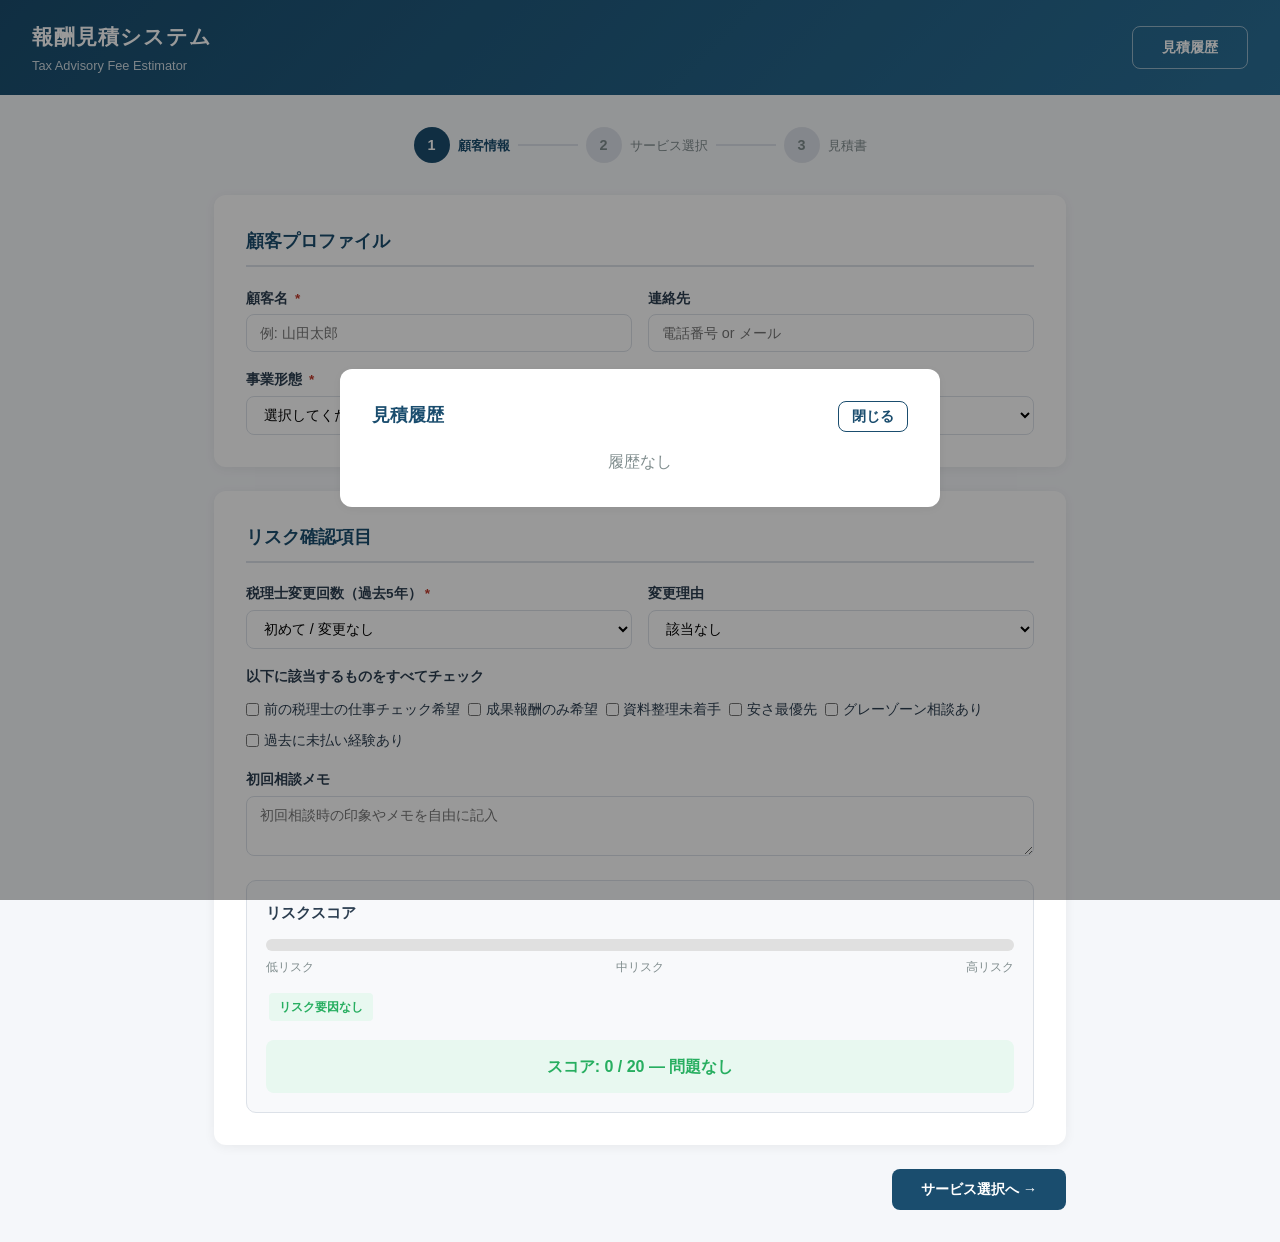
<file: estimate-system/static/index.html>
<!DOCTYPE html>
<html lang="ja">
<head>
<meta charset="UTF-8">
<meta name="viewport" content="width=device-width, initial-scale=1.0">
<title>報酬見積システム</title>
<style>
:root {
  --primary: #1a4d6e;
  --accent: #e8913a;
  --danger: #c0392b;
  --success: #27ae60;
  --warning: #f39c12;
  --bg: #f5f7fa;
  --card: #ffffff;
  --text: #2c3e50;
  --muted: #7f8c8d;
  --border: #dce1e8;
}

* { margin: 0; padding: 0; box-sizing: border-box; }

body {
  font-family: "Hiragino Sans", "Noto Sans JP", "Yu Gothic", sans-serif;
  background: var(--bg);
  color: var(--text);
  line-height: 1.7;
}

.header {
  background: linear-gradient(135deg, var(--primary), #2a6f97);
  color: #fff;
  padding: 1.2rem 2rem;
  display: flex;
  align-items: center;
  justify-content: space-between;
}

.header h1 {
  font-size: 1.3rem;
  font-weight: 600;
  letter-spacing: 0.05em;
}

.header .subtitle {
  font-size: 0.8rem;
  opacity: 0.8;
}

.container {
  max-width: 900px;
  margin: 2rem auto;
  padding: 0 1.5rem;
}

/* ステッププログレス */
.steps-bar {
  display: flex;
  justify-content: center;
  gap: 0;
  margin-bottom: 2rem;
}

.step-indicator {
  display: flex;
  align-items: center;
  gap: 0.5rem;
}

.step-circle {
  width: 36px;
  height: 36px;
  border-radius: 50%;
  background: var(--border);
  color: var(--muted);
  display: flex;
  align-items: center;
  justify-content: center;
  font-weight: 700;
  font-size: 0.9rem;
  transition: all 0.3s;
}

.step-circle.active {
  background: var(--primary);
  color: #fff;
}

.step-circle.done {
  background: var(--success);
  color: #fff;
}

.step-label {
  font-size: 0.8rem;
  color: var(--muted);
  white-space: nowrap;
}

.step-label.active { color: var(--primary); font-weight: 600; }
.step-label.done { color: var(--success); }

.step-line {
  width: 60px;
  height: 2px;
  background: var(--border);
  align-self: center;
  margin: 0 0.5rem;
  transition: background 0.3s;
}

.step-line.done { background: var(--success); }

/* カード */
.card {
  background: var(--card);
  border-radius: 12px;
  box-shadow: 0 2px 12px rgba(0,0,0,0.06);
  padding: 2rem;
  margin-bottom: 1.5rem;
}

.card h2 {
  font-size: 1.1rem;
  color: var(--primary);
  margin-bottom: 1.2rem;
  padding-bottom: 0.5rem;
  border-bottom: 2px solid var(--border);
}

/* フォーム */
.form-grid {
  display: grid;
  grid-template-columns: 1fr 1fr;
  gap: 1rem;
}

.form-group {
  display: flex;
  flex-direction: column;
  gap: 0.3rem;
}

.form-group.full { grid-column: 1 / -1; }

label {
  font-size: 0.85rem;
  font-weight: 600;
  color: var(--text);
}

label .req {
  color: var(--danger);
  margin-left: 0.2rem;
}

input, select, textarea {
  padding: 0.6rem 0.8rem;
  border: 1.5px solid var(--border);
  border-radius: 8px;
  font-size: 0.9rem;
  font-family: inherit;
  transition: border-color 0.2s;
  background: #fff;
}

input:focus, select:focus, textarea:focus {
  outline: none;
  border-color: var(--primary);
}

textarea { resize: vertical; min-height: 60px; }

/* リスクメーター */
.risk-meter {
  margin-top: 1.5rem;
  padding: 1.2rem;
  border-radius: 10px;
  background: #f8f9fb;
  border: 1.5px solid var(--border);
}

.risk-meter h3 {
  font-size: 0.95rem;
  margin-bottom: 0.8rem;
}

.meter-bar {
  height: 12px;
  background: #e0e0e0;
  border-radius: 6px;
  overflow: hidden;
  position: relative;
}

.meter-fill {
  height: 100%;
  border-radius: 6px;
  transition: width 0.5s ease, background 0.5s ease;
  width: 0%;
}

.meter-labels {
  display: flex;
  justify-content: space-between;
  margin-top: 0.4rem;
  font-size: 0.75rem;
  color: var(--muted);
}

.risk-detail {
  margin-top: 0.8rem;
  font-size: 0.85rem;
}

.risk-flag {
  display: inline-block;
  padding: 0.2rem 0.6rem;
  border-radius: 4px;
  font-size: 0.78rem;
  margin: 0.2rem;
  font-weight: 600;
}

.risk-flag.high { background: #fde8e8; color: var(--danger); }
.risk-flag.mid { background: #fef5e7; color: #d68910; }
.risk-flag.low { background: #e8f8f0; color: var(--success); }

.risk-verdict {
  margin-top: 1rem;
  padding: 0.8rem;
  border-radius: 8px;
  font-weight: 600;
  text-align: center;
}

.risk-verdict.safe { background: #e8f8f0; color: var(--success); }
.risk-verdict.caution { background: #fef5e7; color: #d68910; }
.risk-verdict.danger { background: #fde8e8; color: var(--danger); }

/* サービス選択 */
.service-list { display: flex; flex-direction: column; gap: 0.8rem; }

.service-item {
  display: flex;
  align-items: center;
  justify-content: space-between;
  padding: 1rem;
  border: 1.5px solid var(--border);
  border-radius: 10px;
  cursor: pointer;
  transition: all 0.2s;
}

.service-item:hover { border-color: var(--primary); background: #f0f6fa; }
.service-item.selected { border-color: var(--primary); background: #e8f0f6; }

.service-item .info h4 {
  font-size: 0.95rem;
  margin-bottom: 0.15rem;
}

.service-item .info p {
  font-size: 0.78rem;
  color: var(--muted);
}

.service-item .price {
  font-size: 1.1rem;
  font-weight: 700;
  color: var(--primary);
  white-space: nowrap;
}

.service-item input[type="checkbox"] { display: none; }

.check-mark {
  width: 22px;
  height: 22px;
  border: 2px solid var(--border);
  border-radius: 5px;
  margin-right: 0.8rem;
  display: flex;
  align-items: center;
  justify-content: center;
  flex-shrink: 0;
  transition: all 0.2s;
}

.service-item.selected .check-mark {
  background: var(--primary);
  border-color: var(--primary);
}

.check-mark::after {
  content: "";
  width: 6px;
  height: 10px;
  border: solid #fff;
  border-width: 0 2px 2px 0;
  transform: rotate(45deg);
  opacity: 0;
  transition: opacity 0.2s;
}

.service-item.selected .check-mark::after { opacity: 1; }

/* 見積サマリ */
.summary-table {
  width: 100%;
  border-collapse: collapse;
}

.summary-table tr { border-bottom: 1px solid var(--border); }
.summary-table tr:last-child { border-bottom: none; }

.summary-table td {
  padding: 0.7rem 0;
  font-size: 0.9rem;
}

.summary-table td:last-child {
  text-align: right;
  font-weight: 600;
}

.summary-table .total-row td {
  padding-top: 1rem;
  font-size: 1.15rem;
  font-weight: 700;
  color: var(--primary);
  border-top: 2px solid var(--primary);
}

/* ボタン */
.btn-row {
  display: flex;
  justify-content: space-between;
  gap: 1rem;
  margin-top: 1.5rem;
}

.btn {
  padding: 0.7rem 1.8rem;
  border: none;
  border-radius: 8px;
  font-size: 0.9rem;
  font-weight: 600;
  cursor: pointer;
  transition: all 0.2s;
  font-family: inherit;
}

.btn-primary {
  background: var(--primary);
  color: #fff;
}

.btn-primary:hover { background: #153f5a; }

.btn-accent {
  background: var(--accent);
  color: #fff;
}

.btn-accent:hover { background: #d07e2f; }

.btn-outline {
  background: transparent;
  color: var(--primary);
  border: 1.5px solid var(--primary);
}

.btn-outline:hover { background: #f0f6fa; }

.btn-danger {
  background: var(--danger);
  color: #fff;
}

.btn-danger:hover { background: #a93226; }

.btn:disabled {
  opacity: 0.5;
  cursor: not-allowed;
}

/* 契約条項 */
.clause-box {
  background: #f8f9fb;
  border: 1px solid var(--border);
  border-radius: 8px;
  padding: 1rem;
  font-size: 0.82rem;
  color: var(--muted);
  line-height: 1.8;
  max-height: 200px;
  overflow-y: auto;
}

/* 断り文言 */
.decline-box {
  background: #fde8e8;
  border: 1.5px solid var(--danger);
  border-radius: 10px;
  padding: 1.2rem;
  margin-top: 1rem;
}

.decline-box h3 {
  color: var(--danger);
  font-size: 0.95rem;
  margin-bottom: 0.5rem;
}

.decline-box p {
  font-size: 0.85rem;
  color: #6b2c2c;
  line-height: 1.8;
}

/* 履歴 */
.history-item {
  display: flex;
  justify-content: space-between;
  align-items: center;
  padding: 0.8rem;
  border-bottom: 1px solid var(--border);
  font-size: 0.85rem;
}

.history-item:last-child { border-bottom: none; }

/* 非表示 */
.hidden { display: none; }

/* レスポンシブ */
@media (max-width: 600px) {
  .form-grid { grid-template-columns: 1fr; }
  .steps-bar { flex-wrap: wrap; gap: 0.3rem; }
  .step-line { width: 30px; }
  .btn-row { flex-direction: column; }
}
</style>
</head>
<body>

<div class="header">
  <div>
    <h1>報酬見積システム</h1>
    <div class="subtitle">Tax Advisory Fee Estimator</div>
  </div>
  <button class="btn btn-outline" style="color:#fff;border-color:rgba(255,255,255,0.5)" onclick="showHistory()">見積履歴</button>
</div>

<div class="container">
  <!-- ステップバー -->
  <div class="steps-bar">
    <div class="step-indicator">
      <div class="step-circle active" id="sc1">1</div>
      <span class="step-label active" id="sl1">顧客情報</span>
    </div>
    <div class="step-line" id="line1"></div>
    <div class="step-indicator">
      <div class="step-circle" id="sc2">2</div>
      <span class="step-label" id="sl2">サービス選択</span>
    </div>
    <div class="step-line" id="line2"></div>
    <div class="step-indicator">
      <div class="step-circle" id="sc3">3</div>
      <span class="step-label" id="sl3">見積書</span>
    </div>
  </div>

  <!-- Step 1: 顧客情報 -->
  <div id="step1">
    <div class="card">
      <h2>顧客プロファイル</h2>
      <div class="form-grid">
        <div class="form-group">
          <label>顧客名 <span class="req">*</span></label>
          <input type="text" id="clientName" placeholder="例: 山田太郎">
        </div>
        <div class="form-group">
          <label>連絡先</label>
          <input type="text" id="clientContact" placeholder="電話番号 or メール">
        </div>
        <div class="form-group">
          <label>事業形態 <span class="req">*</span></label>
          <select id="bizType">
            <option value="">選択してください</option>
            <option value="individual">個人事業主</option>
            <option value="corp_small">法人（売上5,000万円未満）</option>
            <option value="corp_mid">法人（売上5,000万〜3億円）</option>
            <option value="corp_large">法人（売上3億円以上）</option>
          </select>
        </div>
        <div class="form-group">
          <label>従業員数</label>
          <select id="empCount">
            <option value="0">なし</option>
            <option value="1">1〜5人</option>
            <option value="2">6〜20人</option>
            <option value="3">21〜50人</option>
            <option value="4">51人以上</option>
          </select>
        </div>
      </div>
    </div>

    <div class="card">
      <h2>リスク確認項目</h2>
      <div class="form-grid">
        <div class="form-group">
          <label>税理士変更回数（過去5年）<span class="req">*</span></label>
          <select id="taxChangeCount">
            <option value="0">初めて / 変更なし</option>
            <option value="1">1回</option>
            <option value="2">2回</option>
            <option value="3">3回以上</option>
          </select>
        </div>
        <div class="form-group">
          <label>変更理由</label>
          <select id="taxChangeReason">
            <option value="none">該当なし</option>
            <option value="fee">報酬が高い</option>
            <option value="quality">対応品質</option>
            <option value="emotion">人間関係（感情的）</option>
            <option value="relocation">転居・移転</option>
          </select>
        </div>
        <div class="form-group full">
          <label>以下に該当するものをすべてチェック</label>
          <div style="display:flex;flex-wrap:wrap;gap:0.5rem;margin-top:0.3rem">
            <label style="font-weight:normal;display:flex;align-items:center;gap:0.3rem;font-size:0.85rem">
              <input type="checkbox" id="riskCheck1"> 前の税理士の仕事チェック希望
            </label>
            <label style="font-weight:normal;display:flex;align-items:center;gap:0.3rem;font-size:0.85rem">
              <input type="checkbox" id="riskCheck2"> 成果報酬のみ希望
            </label>
            <label style="font-weight:normal;display:flex;align-items:center;gap:0.3rem;font-size:0.85rem">
              <input type="checkbox" id="riskCheck3"> 資料整理未着手
            </label>
            <label style="font-weight:normal;display:flex;align-items:center;gap:0.3rem;font-size:0.85rem">
              <input type="checkbox" id="riskCheck4"> 安さ最優先
            </label>
            <label style="font-weight:normal;display:flex;align-items:center;gap:0.3rem;font-size:0.85rem">
              <input type="checkbox" id="riskCheck5"> グレーゾーン相談あり
            </label>
            <label style="font-weight:normal;display:flex;align-items:center;gap:0.3rem;font-size:0.85rem">
              <input type="checkbox" id="riskCheck6"> 過去に未払い経験あり
            </label>
          </div>
        </div>
        <div class="form-group full">
          <label>初回相談メモ</label>
          <textarea id="clientMemo" placeholder="初回相談時の印象やメモを自由に記入"></textarea>
        </div>
      </div>

      <!-- リスクメーター -->
      <div class="risk-meter" id="riskMeter">
        <h3>リスクスコア</h3>
        <div class="meter-bar">
          <div class="meter-fill" id="meterFill"></div>
        </div>
        <div class="meter-labels">
          <span>低リスク</span>
          <span>中リスク</span>
          <span>高リスク</span>
        </div>
        <div class="risk-detail" id="riskDetail"></div>
        <div class="risk-verdict hidden" id="riskVerdict"></div>
      </div>
    </div>

    <div class="decline-box hidden" id="declineBox">
      <h3>受注見送り推奨</h3>
      <p id="declineText"></p>
    </div>

    <div class="btn-row">
      <div></div>
      <button class="btn btn-primary" onclick="goToStep2()">サービス選択へ →</button>
    </div>
  </div>

  <!-- Step 2: サービス選択 -->
  <div id="step2" class="hidden">
    <div class="card">
      <h2>サービスメニュー</h2>
      <div class="service-list" id="serviceList"></div>
    </div>

    <div class="card">
      <h2>追加オプション</h2>
      <div class="form-grid">
        <div class="form-group">
          <label>訪問頻度</label>
          <select id="visitFreq">
            <option value="0">訪問なし</option>
            <option value="4">四半期ごと（年4回）</option>
            <option value="6">隔月（年6回）</option>
            <option value="12">毎月（年12回）</option>
          </select>
        </div>
        <div class="form-group">
          <label>外部システム連携</label>
          <select id="extSystem">
            <option value="none">なし</option>
            <option value="freee">freee</option>
            <option value="mf">マネーフォワード</option>
            <option value="tkc">TKC</option>
          </select>
        </div>
      </div>
    </div>

    <div class="card">
      <h2>見積概算</h2>
      <table class="summary-table" id="previewTable">
        <tbody></tbody>
      </table>
    </div>

    <div class="btn-row">
      <button class="btn btn-outline" onclick="goToStep1()">← 戻る</button>
      <button class="btn btn-primary" onclick="goToStep3()">見積書作成 →</button>
    </div>
  </div>

  <!-- Step 3: 見積書 -->
  <div id="step3" class="hidden">
    <div class="card">
      <h2>見積書プレビュー</h2>
      <div style="text-align:right;margin-bottom:1rem;font-size:0.85rem;color:var(--muted)" id="estimateDate"></div>
      <div style="margin-bottom:1rem">
        <strong id="previewClientName"></strong> 様
      </div>
      <table class="summary-table" id="finalTable">
        <tbody></tbody>
      </table>
    </div>

    <div class="card">
      <h2>契約条項（自動挿入）</h2>
      <div class="clause-box">
        <p>1. 報酬範囲: 本見積書に記載されたサービスのみを対象とします。記載外の業務は別途見積もりとなります。</p>
        <p>2. 追加請求: 顧問報酬に含まれない追加作業（税務調査対応、臨時相談等）はタイムチャージ（1時間あたり15,000円）にて別途請求します。</p>
        <p>3. 資料提供: 必要資料の提供が期日より1ヶ月以上遅延した場合、追加料金が発生する場合があります。</p>
        <p>4. 賠償責任: 損害賠償の範囲は、本契約に基づく年間報酬額を上限とします。</p>
        <p>5. 解約: 解約は1ヶ月前までに書面にて通知するものとします。</p>
        <p>6. 記録保持: すべてのやり取りは記録・保存され、契約範囲の確認に使用されます。</p>
      </div>
    </div>

    <div class="btn-row">
      <button class="btn btn-outline" onclick="goToStep2()">← 戻る</button>
      <div style="display:flex;gap:0.8rem">
        <button class="btn btn-accent" onclick="downloadPDF()">PDF出力</button>
        <button class="btn btn-primary" onclick="saveEstimate()">保存</button>
      </div>
    </div>
  </div>

  <!-- 履歴モーダル -->
  <div id="historyModal" class="hidden" style="position:fixed;top:0;left:0;right:0;bottom:0;background:rgba(0,0,0,0.4);z-index:100;display:flex;align-items:center;justify-content:center">
    <div class="card" style="width:90%;max-width:600px;max-height:80vh;overflow-y:auto">
      <div style="display:flex;justify-content:space-between;align-items:center;margin-bottom:1rem">
        <h2 style="border:none;margin:0;padding:0">見積履歴</h2>
        <button class="btn btn-outline" onclick="closeHistory()" style="padding:0.3rem 0.8rem">閉じる</button>
      </div>
      <div id="historyList"><p style="color:var(--muted);text-align:center">履歴なし</p></div>
    </div>
  </div>
</div>

<script>
// --- サービスマスタ ---
const SERVICES = [
  { id: "tax_return", name: "確定申告", desc: "所得税・法人税の確定申告書作成", base: { individual: 100000, corp_small: 200000, corp_mid: 350000, corp_large: 500000 } },
  { id: "bookkeeping", name: "記帳代行", desc: "仕訳入力・帳簿作成", base: { individual: 60000, corp_small: 120000, corp_mid: 200000, corp_large: 300000 } },
  { id: "advisory", name: "税務顧問", desc: "月次相談・税務アドバイス", base: { individual: 180000, corp_small: 360000, corp_mid: 600000, corp_large: 960000 } },
  { id: "payroll", name: "給与計算", desc: "給与・賞与計算、年末調整", base: { individual: 0, corp_small: 120000, corp_mid: 180000, corp_large: 300000 } },
  { id: "inheritance", name: "相続相談", desc: "相続税申告・事前対策", base: { individual: 300000, corp_small: 300000, corp_mid: 300000, corp_large: 300000 } },
  { id: "subsidy", name: "補助金申請支援", desc: "各種補助金・助成金の申請", base: { individual: 150000, corp_small: 150000, corp_mid: 200000, corp_large: 250000 } },
];

const VISIT_PRICE = 15000; // 1回あたり
const SYSTEM_PRICES = { none: 0, freee: 24000, mf: 24000, tkc: 36000 };

let selectedServices = new Set();
let currentRiskScore = 0;
let riskFlags = [];

// --- リスク計算 ---
function calcRisk() {
  let score = 0;
  riskFlags = [];

  const changes = parseInt(document.getElementById("taxChangeCount").value);
  if (changes === 1) { score += 2; }
  if (changes === 2) { score += 4; riskFlags.push({ text: "税理士変更2回", level: "mid" }); }
  if (changes >= 3) { score += 7; riskFlags.push({ text: "税理士変更3回以上", level: "high" }); }

  const reason = document.getElementById("taxChangeReason").value;
  if (reason === "fee") { score += 2; riskFlags.push({ text: "報酬理由の変更", level: "mid" }); }
  if (reason === "emotion") { score += 4; riskFlags.push({ text: "感情的理由の変更", level: "high" }); }

  const checks = [
    { id: "riskCheck1", pts: 3, text: "前任チェック希望", level: "mid" },
    { id: "riskCheck2", pts: 4, text: "成果報酬のみ", level: "high" },
    { id: "riskCheck3", pts: 3, text: "資料未整理", level: "mid" },
    { id: "riskCheck4", pts: 3, text: "安さ最優先", level: "mid" },
    { id: "riskCheck5", pts: 5, text: "グレーゾーン", level: "high" },
    { id: "riskCheck6", pts: 5, text: "未払い履歴", level: "high" },
  ];

  checks.forEach(c => {
    if (document.getElementById(c.id).checked) {
      score += c.pts;
      riskFlags.push({ text: c.text, level: c.level });
    }
  });

  currentRiskScore = Math.min(score, 30);
  updateRiskUI();
}

function updateRiskUI() {
  const pct = Math.min((currentRiskScore / 20) * 100, 100);
  const fill = document.getElementById("meterFill");
  fill.style.width = pct + "%";

  if (currentRiskScore <= 5) {
    fill.style.background = "linear-gradient(90deg, #27ae60, #2ecc71)";
  } else if (currentRiskScore <= 10) {
    fill.style.background = "linear-gradient(90deg, #f39c12, #e67e22)";
  } else {
    fill.style.background = "linear-gradient(90deg, #e74c3c, #c0392b)";
  }

  const detail = document.getElementById("riskDetail");
  if (riskFlags.length === 0) {
    detail.innerHTML = '<span class="risk-flag low">リスク要因なし</span>';
  } else {
    detail.innerHTML = riskFlags.map(f => `<span class="risk-flag ${f.level}">${f.text}</span>`).join("");
  }

  const verdict = document.getElementById("riskVerdict");
  verdict.classList.remove("hidden", "safe", "caution", "danger");
  const decline = document.getElementById("declineBox");

  if (currentRiskScore <= 5) {
    verdict.className = "risk-verdict safe";
    verdict.textContent = `スコア: ${currentRiskScore} / 20 — 問題なし`;
    decline.classList.add("hidden");
  } else if (currentRiskScore <= 10) {
    verdict.className = "risk-verdict caution";
    verdict.textContent = `スコア: ${currentRiskScore} / 20 — 要注意（慎重に検討）`;
    decline.classList.add("hidden");
  } else {
    verdict.className = "risk-verdict danger";
    verdict.textContent = `スコア: ${currentRiskScore} / 20 — 受注見送り推奨`;
    decline.classList.remove("hidden");
    generateDeclineText();
  }
}

function generateDeclineText() {
  const phrases = [];
  if (document.getElementById("riskCheck5").checked) {
    phrases.push("税務上のリスクが高い案件については、弊所ではお引き受けしかねます。");
  }
  if (document.getElementById("riskCheck2").checked) {
    phrases.push("成果報酬型のご契約は現在お受けしておりません。");
  }
  if (document.getElementById("riskCheck4").checked) {
    phrases.push("ご予算に見合うサービスのご提供が難しい状況です。");
  }
  if (document.getElementById("riskCheck6").checked) {
    phrases.push("お支払い条件について確認が必要なため、現時点でのお引き受けは控えさせていただきます。");
  }
  if (parseInt(document.getElementById("taxChangeCount").value) >= 3) {
    phrases.push("過去のご経緯を踏まえ、現時点でのお引き受けは見合わせております。");
  }
  if (phrases.length === 0) {
    phrases.push("総合的なリスク評価の結果、現時点でのお引き受けは控えさせていただきます。");
  }
  document.getElementById("declineText").innerHTML =
    "【提案断り文言】<br>" + phrases.join("<br>");
}

// --- イベントリスナー ---
document.querySelectorAll("#taxChangeCount, #taxChangeReason").forEach(el => el.addEventListener("change", calcRisk));
document.querySelectorAll("[id^='riskCheck']").forEach(el => el.addEventListener("change", calcRisk));

// --- サービス描画 ---
function renderServices() {
  const biz = document.getElementById("bizType").value || "individual";
  const list = document.getElementById("serviceList");
  list.innerHTML = "";

  SERVICES.forEach(s => {
    if (s.base[biz] === 0) return;
    const price = s.base[biz];
    const item = document.createElement("div");
    item.className = "service-item" + (selectedServices.has(s.id) ? " selected" : "");
    item.innerHTML = `
      <div style="display:flex;align-items:center">
        <div class="check-mark"></div>
        <div class="info"><h4>${s.name}</h4><p>${s.desc}</p></div>
      </div>
      <div class="price">¥${price.toLocaleString()}/年</div>`;
    item.addEventListener("click", () => {
      if (selectedServices.has(s.id)) selectedServices.delete(s.id);
      else selectedServices.add(s.id);
      renderServices();
      updatePreview();
    });
    list.appendChild(item);
  });
}

// --- 見積プレビュー ---
function getEstimateLines() {
  const biz = document.getElementById("bizType").value || "individual";
  const lines = [];
  let subtotal = 0;

  SERVICES.forEach(s => {
    if (!selectedServices.has(s.id)) return;
    const price = s.base[biz];
    lines.push({ label: s.name, amount: price });
    subtotal += price;
  });

  const visits = parseInt(document.getElementById("visitFreq").value);
  if (visits > 0) {
    const vp = visits * VISIT_PRICE;
    lines.push({ label: `訪問料（年${visits}回）`, amount: vp });
    subtotal += vp;
  }

  const sys = document.getElementById("extSystem").value;
  if (sys !== "none") {
    const sp = SYSTEM_PRICES[sys];
    const sysNames = { freee: "freee", mf: "マネーフォワード", tkc: "TKC" };
    lines.push({ label: `${sysNames[sys]} 連携料`, amount: sp });
    subtotal += sp;
  }

  // リスク加算
  if (currentRiskScore > 5 && currentRiskScore <= 10) {
    const surcharge = Math.round(subtotal * 0.1);
    lines.push({ label: "リスク加算（10%）", amount: surcharge });
    subtotal += surcharge;
  } else if (currentRiskScore > 10) {
    const surcharge = Math.round(subtotal * 0.2);
    lines.push({ label: "リスク加算（20%）", amount: surcharge });
    subtotal += surcharge;
  }

  const tax = Math.round(subtotal * 0.1);
  lines.push({ label: "消費税（10%）", amount: tax });

  return { lines, subtotal, tax, total: subtotal + tax };
}

function updatePreview() {
  const { lines, total } = getEstimateLines();
  const tbody = document.querySelector("#previewTable tbody");
  tbody.innerHTML = lines.map(l =>
    `<tr><td>${l.label}</td><td>¥${l.amount.toLocaleString()}</td></tr>`
  ).join("") + `<tr class="total-row"><td>合計（税込）</td><td>¥${total.toLocaleString()}</td></tr>`;
}

// --- ステップ遷移 ---
function setStep(n) {
  [1,2,3].forEach(i => {
    document.getElementById("step" + i).classList.toggle("hidden", i !== n);
    const sc = document.getElementById("sc" + i);
    const sl = document.getElementById("sl" + i);
    sc.classList.remove("active", "done");
    sl.classList.remove("active", "done");
    if (i < n) { sc.classList.add("done"); sl.classList.add("done"); }
    if (i === n) { sc.classList.add("active"); sl.classList.add("active"); }
  });
  document.getElementById("line1").classList.toggle("done", n >= 2);
  document.getElementById("line2").classList.toggle("done", n >= 3);
  window.scrollTo({ top: 0, behavior: "smooth" });
}

function goToStep1() { setStep(1); }

function goToStep2() {
  if (!document.getElementById("clientName").value.trim()) {
    alert("顧客名を入力してください"); return;
  }
  if (!document.getElementById("bizType").value) {
    alert("事業形態を選択してください"); return;
  }
  renderServices();
  updatePreview();
  setStep(2);
}

function goToStep3() {
  if (selectedServices.size === 0) {
    alert("サービスを1つ以上選択してください"); return;
  }
  const { lines, total } = getEstimateLines();
  const tbody = document.querySelector("#finalTable tbody");
  tbody.innerHTML = lines.map(l =>
    `<tr><td>${l.label}</td><td>¥${l.amount.toLocaleString()}</td></tr>`
  ).join("") + `<tr class="total-row"><td>合計（税込）</td><td>¥${total.toLocaleString()}</td></tr>`;

  document.getElementById("previewClientName").textContent = document.getElementById("clientName").value;
  document.getElementById("estimateDate").textContent = "見積日: " + new Date().toLocaleDateString("ja-JP");
  setStep(3);
}

// --- PDF出力 ---
async function downloadPDF() {
  const { lines, total } = getEstimateLines();
  const data = {
    client_name: document.getElementById("clientName").value,
    client_contact: document.getElementById("clientContact").value,
    biz_type: document.getElementById("bizType").value,
    lines: lines,
    total: total,
    risk_score: currentRiskScore,
    risk_flags: riskFlags.map(f => f.text),
    memo: document.getElementById("clientMemo").value,
  };

  try {
    const res = await fetch("/api/estimate/pdf", {
      method: "POST",
      headers: { "Content-Type": "application/json" },
      body: JSON.stringify(data),
    });
    if (!res.ok) throw new Error("PDF生成に失敗しました");
    const blob = await res.blob();
    const url = URL.createObjectURL(blob);
    const a = document.createElement("a");
    a.href = url;
    a.download = `見積書_${data.client_name}_${new Date().toISOString().slice(0,10)}.pdf`;
    a.click();
    URL.revokeObjectURL(url);
  } catch (e) {
    alert(e.message);
  }
}

// --- 保存 ---
async function saveEstimate() {
  const { lines, total } = getEstimateLines();
  const data = {
    client_name: document.getElementById("clientName").value,
    client_contact: document.getElementById("clientContact").value,
    biz_type: document.getElementById("bizType").value,
    lines: lines,
    total: total,
    risk_score: currentRiskScore,
    risk_flags: riskFlags.map(f => f.text),
    memo: document.getElementById("clientMemo").value,
    services: Array.from(selectedServices),
  };

  try {
    const res = await fetch("/api/estimate/save", {
      method: "POST",
      headers: { "Content-Type": "application/json" },
      body: JSON.stringify(data),
    });
    if (!res.ok) throw new Error("保存に失敗しました");
    alert("見積を保存しました");
  } catch (e) {
    alert(e.message);
  }
}

// --- 履歴 ---
async function showHistory() {
  const modal = document.getElementById("historyModal");
  modal.classList.remove("hidden");
  modal.style.display = "flex";

  try {
    const res = await fetch("/api/estimates");
    if (!res.ok) throw new Error();
    const data = await res.json();
    const list = document.getElementById("historyList");
    if (data.length === 0) {
      list.innerHTML = '<p style="color:var(--muted);text-align:center">履歴なし</p>';
      return;
    }
    list.innerHTML = data.map(e => `
      <div class="history-item">
        <div>
          <strong>${e.client_name}</strong>
          <span style="color:var(--muted);font-size:0.8rem;margin-left:0.5rem">${e.date}</span>
          ${e.risk_score > 10 ? '<span class="risk-flag high">高リスク</span>' : e.risk_score > 5 ? '<span class="risk-flag mid">要注意</span>' : ''}
        </div>
        <div style="font-weight:600;color:var(--primary)">¥${e.total.toLocaleString()}</div>
      </div>`).join("");
  } catch {
    document.getElementById("historyList").innerHTML = '<p style="color:var(--muted);text-align:center">読み込みエラー</p>';
  }
}

function closeHistory() {
  const modal = document.getElementById("historyModal");
  modal.classList.add("hidden");
  modal.style.display = "none";
}

// 初期化
calcRisk();
</script>
</body>
</html>
</file>
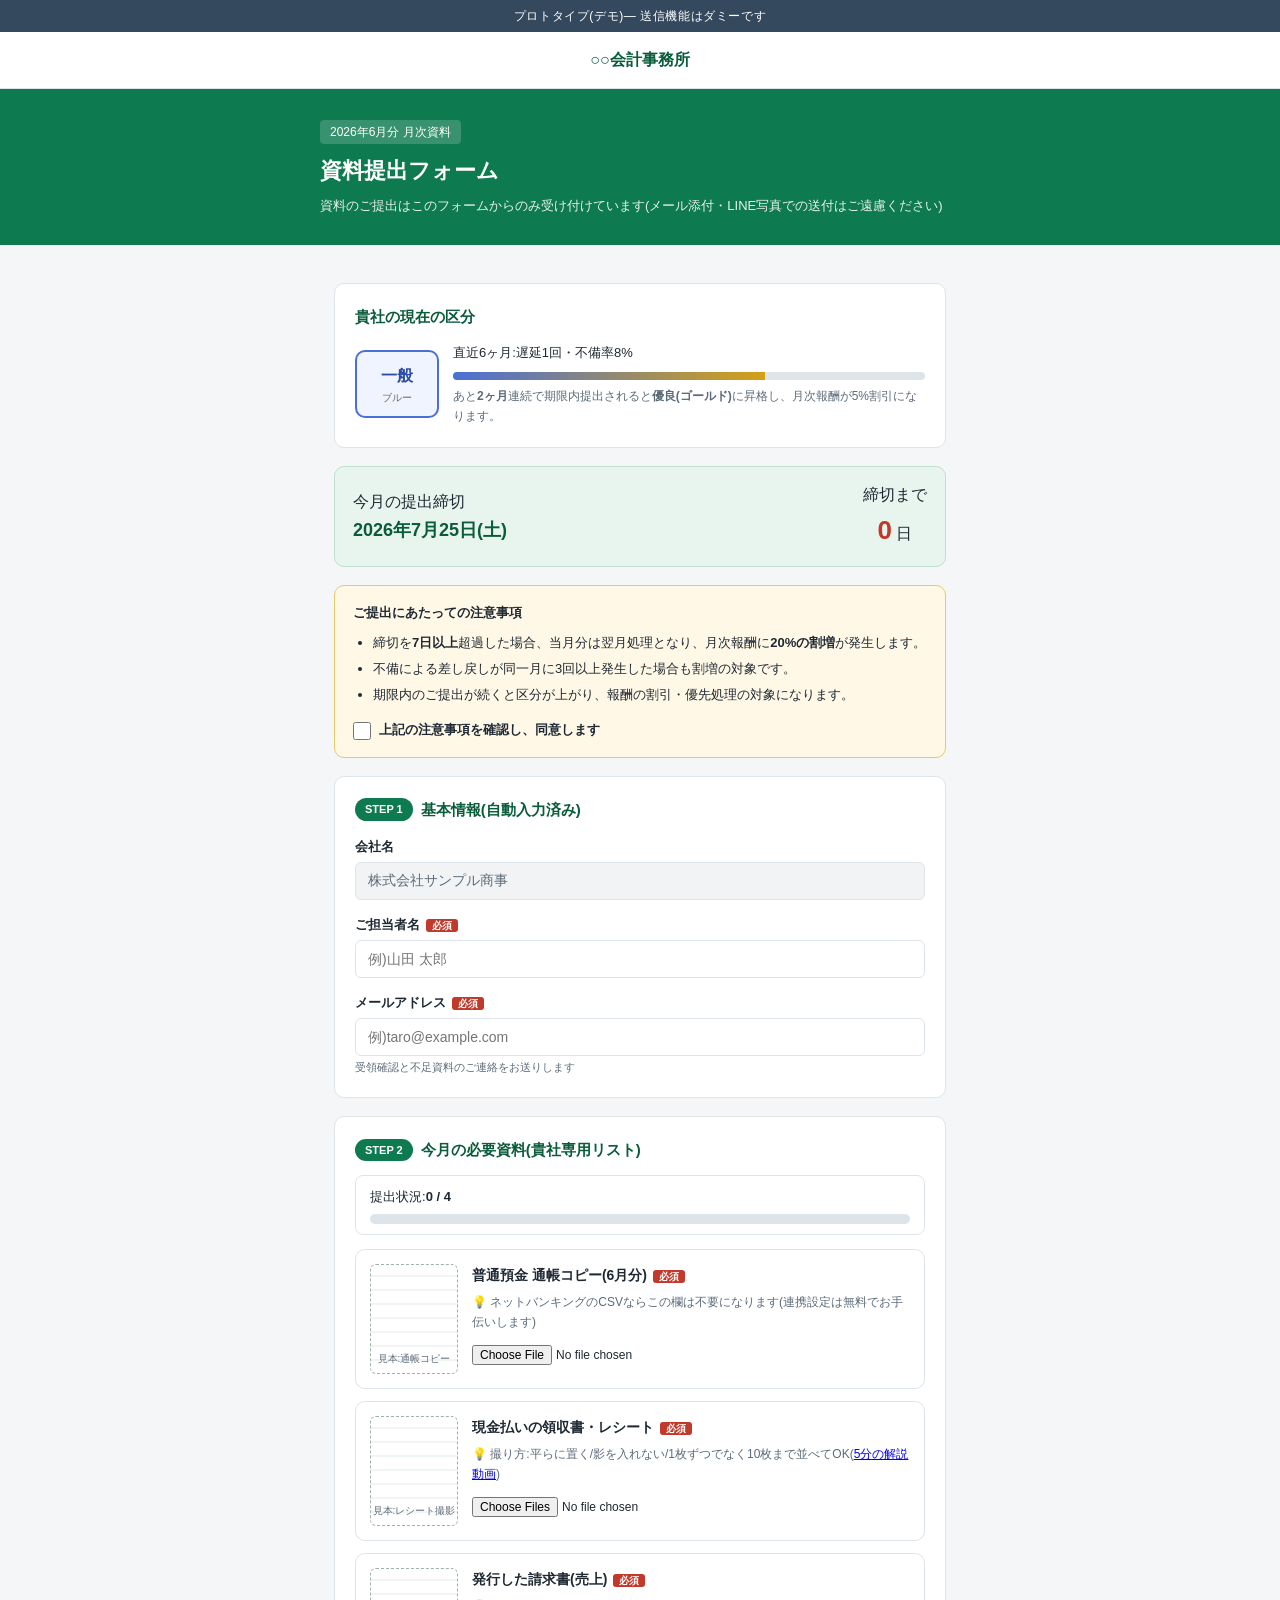
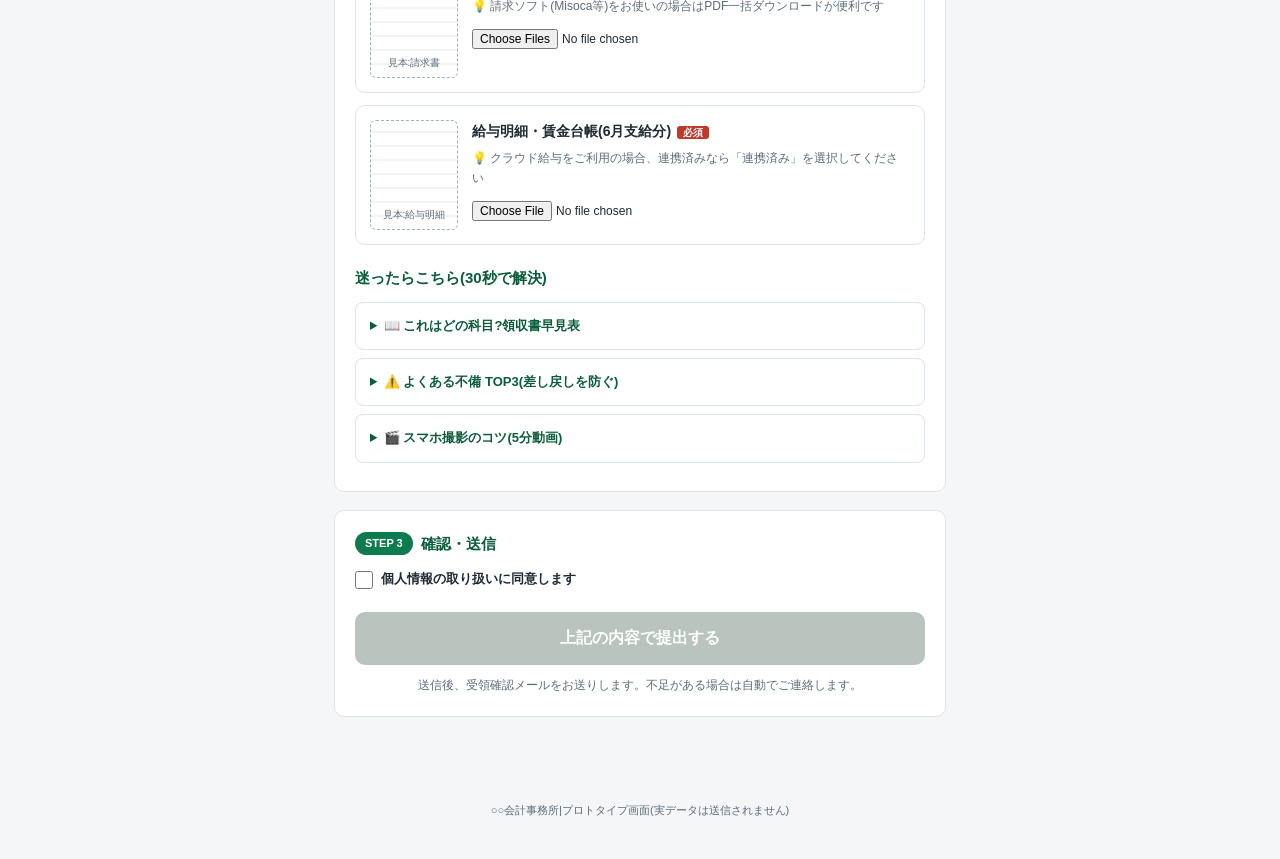
<file: docs/prototype-collection-form.html>
<!DOCTYPE html>
<html lang="ja">
<head>
<meta charset="UTF-8">
<meta name="viewport" content="width=device-width, initial-scale=1.0">
<title>月次資料 提出フォーム(プロトタイプ)</title>
<style>
  :root {
    --green: #0e7a4f;
    --green-dark: #0a5c3b;
    --green-pale: #e8f5ee;
    --ink: #1f2933;
    --sub: #5c6b7a;
    --line: #dde4ea;
    --bg: #f4f6f8;
    --warn-bg: #fff8e6;
    --warn-line: #e8c96a;
    --danger: #c0392b;
  }
  * { box-sizing: border-box; margin: 0; padding: 0; }
  body { font-family: "Hiragino Sans", "Noto Sans JP", "Yu Gothic", sans-serif; background: var(--bg); color: var(--ink); line-height: 1.7; }
  .demo-banner { background: #34495e; color: #fff; text-align: center; font-size: 12px; padding: 6px; letter-spacing: .05em; }
  header.site { background: #fff; padding: 14px; text-align: center; border-bottom: 1px solid var(--line); font-weight: 700; color: var(--green-dark); }
  .hero { background: var(--green); color: #fff; padding: 28px 16px; }
  .hero .inner { max-width: 640px; margin: 0 auto; }
  .hero .tag { display: inline-block; background: rgba(255,255,255,.18); border-radius: 4px; font-size: 12px; padding: 2px 10px; margin-bottom: 8px; }
  .hero h1 { font-size: 22px; }
  .hero p { font-size: 13px; opacity: .9; margin-top: 6px; }
  main { max-width: 640px; margin: 0 auto; padding: 20px 14px 60px; }
  .card { background: #fff; border: 1px solid var(--line); border-radius: 10px; padding: 20px; margin-top: 18px; }
  .card h2 { font-size: 15px; color: var(--green-dark); margin-bottom: 12px; display: flex; align-items: center; gap: 8px; }
  .step-no { background: var(--green); color: #fff; font-size: 11px; border-radius: 999px; padding: 2px 10px; white-space: nowrap; }
  .badge-req { background: var(--danger); color: #fff; font-size: 10px; border-radius: 3px; padding: 1px 6px; vertical-align: middle; margin-left: 6px; }

  /* 区分バッジ */
  .rank { display: flex; gap: 14px; align-items: center; }
  .rank-badge { min-width: 84px; text-align: center; background: #f0f4ff; border: 2px solid #4a6fd6; color: #2c4aa8; border-radius: 10px; padding: 10px 6px; font-weight: 700; }
  .rank-badge small { display: block; font-weight: 400; font-size: 10px; color: var(--sub); }
  .rank-info { font-size: 13px; }
  .rank-progress { background: var(--line); border-radius: 999px; height: 8px; margin-top: 8px; overflow: hidden; }
  .rank-progress span { display: block; height: 100%; width: 66%; background: linear-gradient(90deg, #4a6fd6, #d4a017); }
  .rank-note { font-size: 12px; color: var(--sub); margin-top: 6px; }

  /* 締切 */
  .deadline { display: flex; justify-content: space-between; align-items: center; background: var(--green-pale); border: 1px solid #bfe0cf; border-radius: 10px; padding: 14px 18px; margin-top: 18px; }
  .deadline strong { font-size: 18px; color: var(--green-dark); }
  .deadline .days { text-align: center; }
  .deadline .days b { font-size: 26px; color: var(--danger); }

  /* 注意事項 */
  .notice { background: var(--warn-bg); border: 1px solid var(--warn-line); border-radius: 10px; padding: 16px 18px; margin-top: 18px; font-size: 13px; }
  .notice h3 { font-size: 13px; margin-bottom: 8px; }
  .notice ul { padding-left: 20px; }
  .notice li { margin-bottom: 4px; }
  .agree { display: flex; gap: 8px; align-items: flex-start; margin-top: 12px; font-weight: 700; font-size: 13px; }
  .agree input { width: 18px; height: 18px; margin-top: 3px; }

  /* フォーム部品 */
  label.fl { display: block; font-size: 13px; font-weight: 700; margin: 14px 0 4px; }
  input[type=text], input[type=email], select { width: 100%; border: 1px solid var(--line); border-radius: 6px; padding: 10px 12px; font-size: 14px; background: #fff; }
  input:disabled { background: #f1f3f5; color: var(--sub); }
  .hint { font-size: 11px; color: var(--sub); margin-top: 2px; }

  /* チェックリスト */
  .progress-wrap { position: sticky; top: 0; z-index: 5; background: #fff; border: 1px solid var(--line); border-radius: 8px; padding: 10px 14px; margin-bottom: 14px; font-size: 13px; }
  .progress-bar { background: var(--line); height: 10px; border-radius: 999px; margin-top: 6px; overflow: hidden; }
  .progress-bar span { display: block; height: 100%; width: 0; background: var(--green); transition: width .3s; }
  .doc-item { border: 1px solid var(--line); border-radius: 10px; padding: 14px; margin-bottom: 12px; display: grid; grid-template-columns: 88px 1fr; gap: 14px; }
  .doc-item.done { border-color: var(--green); background: var(--green-pale); }
  .doc-thumb { width: 88px; height: 110px; border: 1px dashed #9db4a8; border-radius: 6px; background: repeating-linear-gradient(0deg, #fff, #fff 12px, #f0f5f2 12px, #f0f5f2 14px); display: flex; align-items: flex-end; justify-content: center; font-size: 10px; color: var(--sub); padding-bottom: 6px; }
  .doc-body h4 { font-size: 14px; }
  .doc-body .tip { font-size: 12px; color: var(--sub); margin: 4px 0 8px; }
  .doc-body input[type=file] { font-size: 12px; }
  .done-mark { color: var(--green-dark); font-weight: 700; font-size: 12px; display: none; }
  .doc-item.done .done-mark { display: inline; }

  /* 教育アコーディオン */
  details { border: 1px solid var(--line); border-radius: 8px; margin-bottom: 8px; background: #fff; }
  details summary { cursor: pointer; padding: 12px 14px; font-size: 13px; font-weight: 700; color: var(--green-dark); }
  details .detail-body { padding: 0 16px 14px; font-size: 13px; }
  table.mini { width: 100%; border-collapse: collapse; font-size: 12px; margin-top: 6px; }
  table.mini th, table.mini td { border: 1px solid var(--line); padding: 6px 8px; text-align: left; }
  table.mini th { background: var(--green-pale); }

  /* 送信 */
  .submit-btn { display: block; width: 100%; margin-top: 22px; background: var(--green); color: #fff; font-size: 16px; font-weight: 700; border: none; border-radius: 10px; padding: 16px; cursor: pointer; }
  .submit-btn:disabled { background: #b8c4bd; cursor: not-allowed; }
  .submit-note { text-align: center; font-size: 12px; color: var(--sub); margin-top: 10px; }
  footer { text-align: center; font-size: 11px; color: var(--sub); padding: 24px 0 40px; }
</style>
</head>
<body>

<div class="demo-banner">プロトタイプ(デモ)— 送信機能はダミーです</div>
<header class="site">○○会計事務所</header>

<div class="hero">
  <div class="inner">
    <span class="tag">2026年6月分 月次資料</span>
    <h1>資料提出フォーム</h1>
    <p>資料のご提出はこのフォームからのみ受け付けています(メール添付・LINE写真での送付はご遠慮ください)</p>
  </div>
</div>

<main>

  <!-- 顧客区分バッジ -->
  <div class="card">
    <h2>貴社の現在の区分</h2>
    <div class="rank">
      <div class="rank-badge">一般<small>ブルー</small></div>
      <div class="rank-info">
        直近6ヶ月:遅延1回・不備率8%
        <div class="rank-progress"><span></span></div>
        <div class="rank-note">あと<b>2ヶ月</b>連続で期限内提出されると<b>優良(ゴールド)</b>に昇格し、月次報酬が5%割引になります。</div>
      </div>
    </div>
  </div>

  <!-- 締切 -->
  <div class="deadline">
    <div>今月の提出締切<br><strong>2026年7月25日(土)</strong></div>
    <div class="days">締切まで<br><b id="days-left">–</b> 日</div>
  </div>

  <!-- 注意事項+同意 -->
  <div class="notice">
    <h3>ご提出にあたっての注意事項</h3>
    <ul>
      <li>締切を<b>7日以上</b>超過した場合、当月分は翌月処理となり、月次報酬に<b>20%の割増</b>が発生します。</li>
      <li>不備による差し戻しが同一月に3回以上発生した場合も割増の対象です。</li>
      <li>期限内のご提出が続くと区分が上がり、報酬の割引・優先処理の対象になります。</li>
    </ul>
    <label class="agree"><input type="checkbox" id="agree1">上記の注意事項を確認し、同意します</label>
  </div>

  <!-- STEP1 -->
  <div class="card">
    <h2><span class="step-no">STEP 1</span> 基本情報(自動入力済み)</h2>
    <label class="fl">会社名</label>
    <input type="text" value="株式会社サンプル商事" disabled>
    <label class="fl">ご担当者名<span class="badge-req">必須</span></label>
    <input type="text" placeholder="例)山田 太郎">
    <label class="fl">メールアドレス<span class="badge-req">必須</span></label>
    <input type="email" placeholder="例)taro@example.com">
    <p class="hint">受領確認と不足資料のご連絡をお送りします</p>
  </div>

  <!-- STEP2 -->
  <div class="card">
    <h2><span class="step-no">STEP 2</span> 今月の必要資料(貴社専用リスト)</h2>

    <div class="progress-wrap">
      提出状況:<b id="prog-text">0 / 4</b>
      <div class="progress-bar"><span id="prog-bar"></span></div>
    </div>

    <div class="doc-item" data-doc>
      <div class="doc-thumb">見本:通帳コピー</div>
      <div class="doc-body">
        <h4>普通預金 通帳コピー(6月分)<span class="badge-req">必須</span></h4>
        <p class="tip">💡 ネットバンキングのCSVならこの欄は不要になります(連携設定は無料でお手伝いします)</p>
        <input type="file" accept=".pdf,.png,.jpg,.jpeg,.csv">
        <span class="done-mark">✓ 添付済み</span>
      </div>
    </div>

    <div class="doc-item" data-doc>
      <div class="doc-thumb">見本:レシート撮影</div>
      <div class="doc-body">
        <h4>現金払いの領収書・レシート<span class="badge-req">必須</span></h4>
        <p class="tip">💡 撮り方:平らに置く/影を入れない/1枚ずつでなく10枚まで並べてOK(<a href="#">5分の解説動画</a>)</p>
        <input type="file" accept=".pdf,.png,.jpg,.jpeg" multiple>
        <span class="done-mark">✓ 添付済み</span>
      </div>
    </div>

    <div class="doc-item" data-doc>
      <div class="doc-thumb">見本:請求書</div>
      <div class="doc-body">
        <h4>発行した請求書(売上)<span class="badge-req">必須</span></h4>
        <p class="tip">💡 請求ソフト(Misoca等)をお使いの場合はPDF一括ダウンロードが便利です</p>
        <input type="file" accept=".pdf,.png,.jpg,.jpeg,.xlsx" multiple>
        <span class="done-mark">✓ 添付済み</span>
      </div>
    </div>

    <div class="doc-item" data-doc>
      <div class="doc-thumb">見本:給与明細</div>
      <div class="doc-body">
        <h4>給与明細・賃金台帳(6月支給分)<span class="badge-req">必須</span></h4>
        <p class="tip">💡 クラウド給与をご利用の場合、連携済みなら「連携済み」を選択してください</p>
        <input type="file" accept=".pdf,.png,.jpg,.jpeg,.csv">
        <span class="done-mark">✓ 添付済み</span>
      </div>
    </div>

    <h2 style="margin-top:20px">迷ったらこちら(30秒で解決)</h2>
    <details>
      <summary>📖 これはどの科目?領収書早見表</summary>
      <div class="detail-body">
        <table class="mini">
          <tr><th>買ったもの</th><th>科目</th><th>ひとこと</th></tr>
          <tr><td>取引先との飲食</td><td>接待交際費</td><td>参加者名をレシート裏にメモ</td></tr>
          <tr><td>社内の飲み物・弁当</td><td>福利厚生費</td><td>全員が対象ならOK</td></tr>
          <tr><td>電車・タクシー</td><td>旅費交通費</td><td>行き先をメモ</td></tr>
          <tr><td>文房具・少額備品</td><td>消耗品費</td><td>10万円以上は要相談</td></tr>
          <tr><td>ソフト利用料・サブスク</td><td>通信費/支払手数料</td><td>迷ったらそのまま提出でOK</td></tr>
        </table>
      </div>
    </details>
    <details>
      <summary>⚠️ よくある不備 TOP3(差し戻しを防ぐ)</summary>
      <div class="detail-body">
        <ol style="padding-left:18px">
          <li><b>レシートがぼやけている</b> → 影を避けて真上から撮影</li>
          <li><b>通帳の月末ページが欠けている</b> → 月末残高の載ったページまで含める</li>
          <li><b>クレジット明細の重複提出</b> → カード連携済みの方は明細の提出は不要です</li>
        </ol>
      </div>
    </details>
    <details>
      <summary>🎬 スマホ撮影のコツ(5分動画)</summary>
      <div class="detail-body">動画リンクをここに埋め込みます(YouTube限定公開などで一度作れば全顧客で共有できます)。</div>
    </details>
  </div>

  <!-- STEP3 -->
  <div class="card">
    <h2><span class="step-no">STEP 3</span> 確認・送信</h2>
    <label class="agree"><input type="checkbox" id="agree2">個人情報の取り扱いに同意します</label>
    <button class="submit-btn" id="submit" disabled>上記の内容で提出する</button>
    <p class="submit-note">送信後、受領確認メールをお送りします。不足がある場合は自動でご連絡します。</p>
  </div>

</main>

<footer>
  ○○会計事務所|プロトタイプ画面(実データは送信されません)
</footer>

<script>
  // 締切カウントダウン
  const deadline = new Date('2026-07-25T23:59:59+09:00');
  const days = Math.max(0, Math.ceil((deadline - new Date()) / 86400000));
  document.getElementById('days-left').textContent = days;

  // 提出進捗
  const items = document.querySelectorAll('[data-doc]');
  const progText = document.getElementById('prog-text');
  const progBar = document.getElementById('prog-bar');
  function refreshProgress() {
    const done = document.querySelectorAll('[data-doc].done').length;
    progText.textContent = done + ' / ' + items.length;
    progBar.style.width = (done / items.length * 100) + '%';
  }
  items.forEach(item => {
    item.querySelector('input[type=file]').addEventListener('change', e => {
      item.classList.toggle('done', e.target.files.length > 0);
      refreshProgress();
    });
  });

  // 同意2つ揃って送信可能
  const a1 = document.getElementById('agree1');
  const a2 = document.getElementById('agree2');
  const btn = document.getElementById('submit');
  function refreshSubmit() { btn.disabled = !(a1.checked && a2.checked); }
  a1.addEventListener('change', refreshSubmit);
  a2.addEventListener('change', refreshSubmit);
  btn.addEventListener('click', () => alert('デモ:本番ではGASやフォームサービスに送信し、受領確認メール+スプレッドシートのステータス更新を自動実行します。'));
</script>

</body>
</html>
</file>
